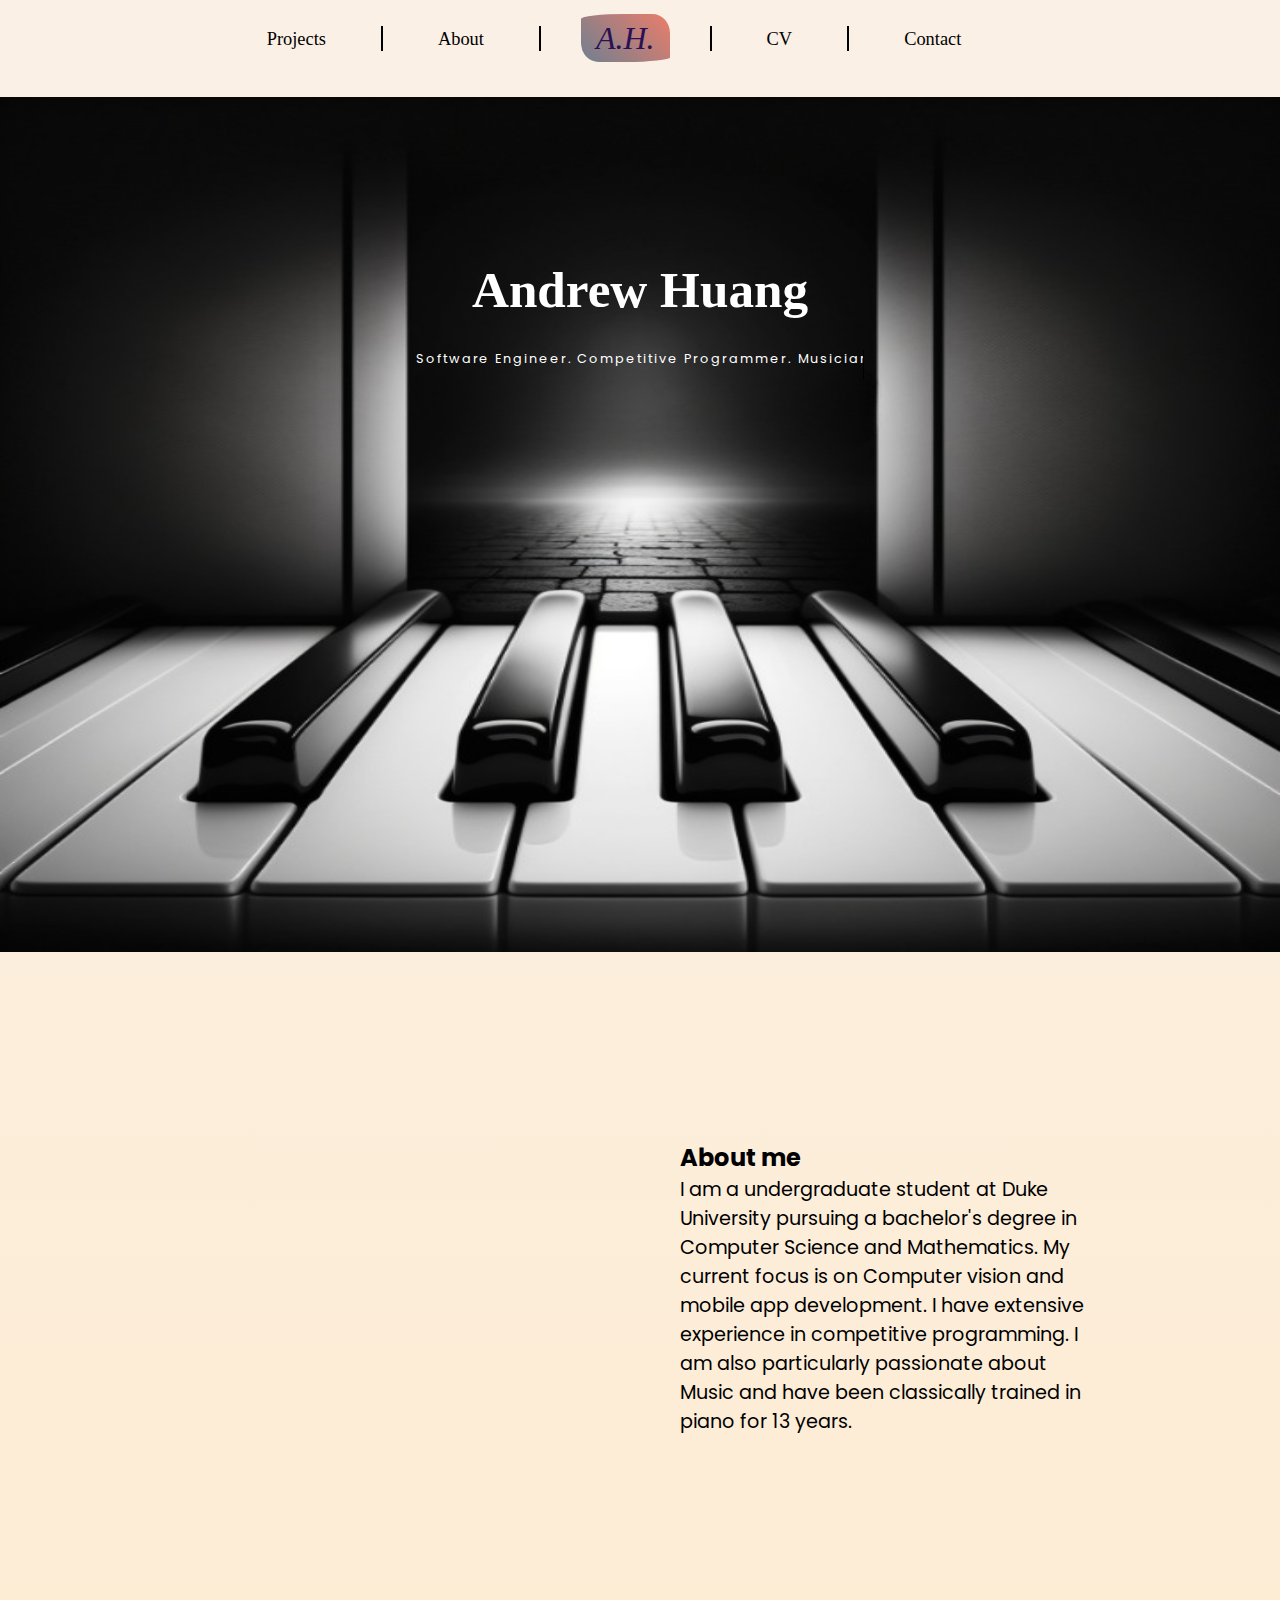
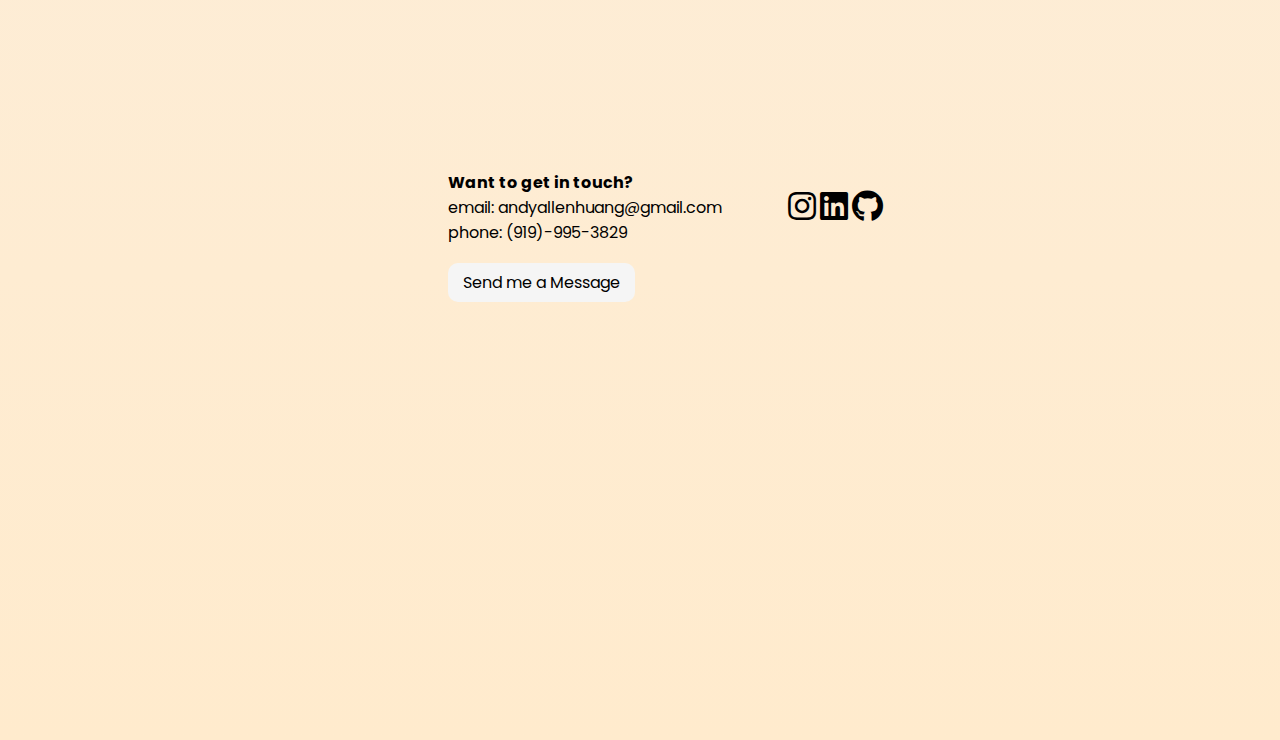
<file: index.html>
<!doctype html>

<html>
    <head>
        <title>Home Page</title>
        <link rel = "stylesheet" type = "text/css" href = "styles.css">
        <link rel = "stylesheet"  href =  "./fontawesome-free-5.15.4-web/css/all.css">
    </head>
    <body>
        <header>
            <div class="navbar__toggle" id="mobile-menu">
                <span class="bar"></span>
                <span class="bar"></span>
                <span class="bar"></span>
            </div>
            <ul class = "navbar">
                <li class = "first_btn"> <a href = "projects.html">Projects</a></li>
                <div class = "vl"></div>
                <!--<li> <a href = "/#info-anchor">About</a> </li>-->
                <li> <a href = "#">About</a> </li>
                <div class = "vl"></div>
                <li id = "initial"> <a href = "index.html" class = "active">A.H.</a></li>
                <div class = "vl"></div>
                <li class = "last_btn"> <a href = "resume.pdf" target="_blank" rel="noopener noreferrer" class = "button"> CV</a></li>
                <div class = "vl"></div>
                <li> <a href = "contact.html"> Contact</a></li>
                <span class = "icons">
                    <a href = "https://www.instagram.com/andrewhuang_100/?hl=en"><i class="fab fa-instagram" aria-hidden="true"></i></a>
                    <a href = "https://www.linkedin.com/in/andrew-huang-/"><i class="fab fa-linkedin"></i></a>
                    <a href = "https://github.com/mkandrewhuang301"><i class="fab fa-github" aria-hidden="true"></i></a>
                </span>
            </ul>
        </header>
        
        <section class = "info"  >
            <h1 class = "name" > Andrew Huang </h1>
            <!--<h1 class = "name">Andrew Huang</h1>-->
            <h8 id = "typewriter-text"> Software Engineer. Competitive Programmer. Musician. </h8> 
            <img src = "pianocover.png" id = "piano">
        </section>
        <section class = "bio" id = "info-anchor" data-url-id ="info-anchor2">
            <p class = "bio_body"><span style="font-weight:bold;font-size: 1.5rem"> About me </span><br> I am a undergraduate student at Duke University pursuing a bachelor's degree in Computer Science and Mathematics. My current focus is on Computer vision and mobile app development. I have extensive experience in competitive programming. I am also particularly passionate about Music and have been classically trained in piano for 13 years.</p>
        </section>
        
        <section class = "contact_section">
            <p id = "contact_header"><span style="font-weight:bold;font-size: 1rem"> Want to get in touch?</span> <br>email: andyallenhuang@gmail.com <br>phone: (919)-995-3829 <br><br> <a href = "contact.html" id = "contact_link">Send me a Message</a></p> 
            <br>
            <span class = "contact_icons">
                <div class = "contact_block">
                    <a href = "https://www.instagram.com/andrewhuang_100/?hl=en"><i class="fab fa-instagram fa-2x" aria-hidden="true"></i></a>
                    <a href = "https://www.linkedin.com/in/andrew-huang-/"><i class="fab fa-linkedin fa-2x"></i></a>
                    <a href = "https://github.com/mkandrewhuang301"><i class="fab fa-github fa-2x" aria-hidden="true"></i></a>
                </div>
            </span>
            <br>
            
        </section>

    
        <script src = "app.js"></script>
    </body>
    
</html>
</file>
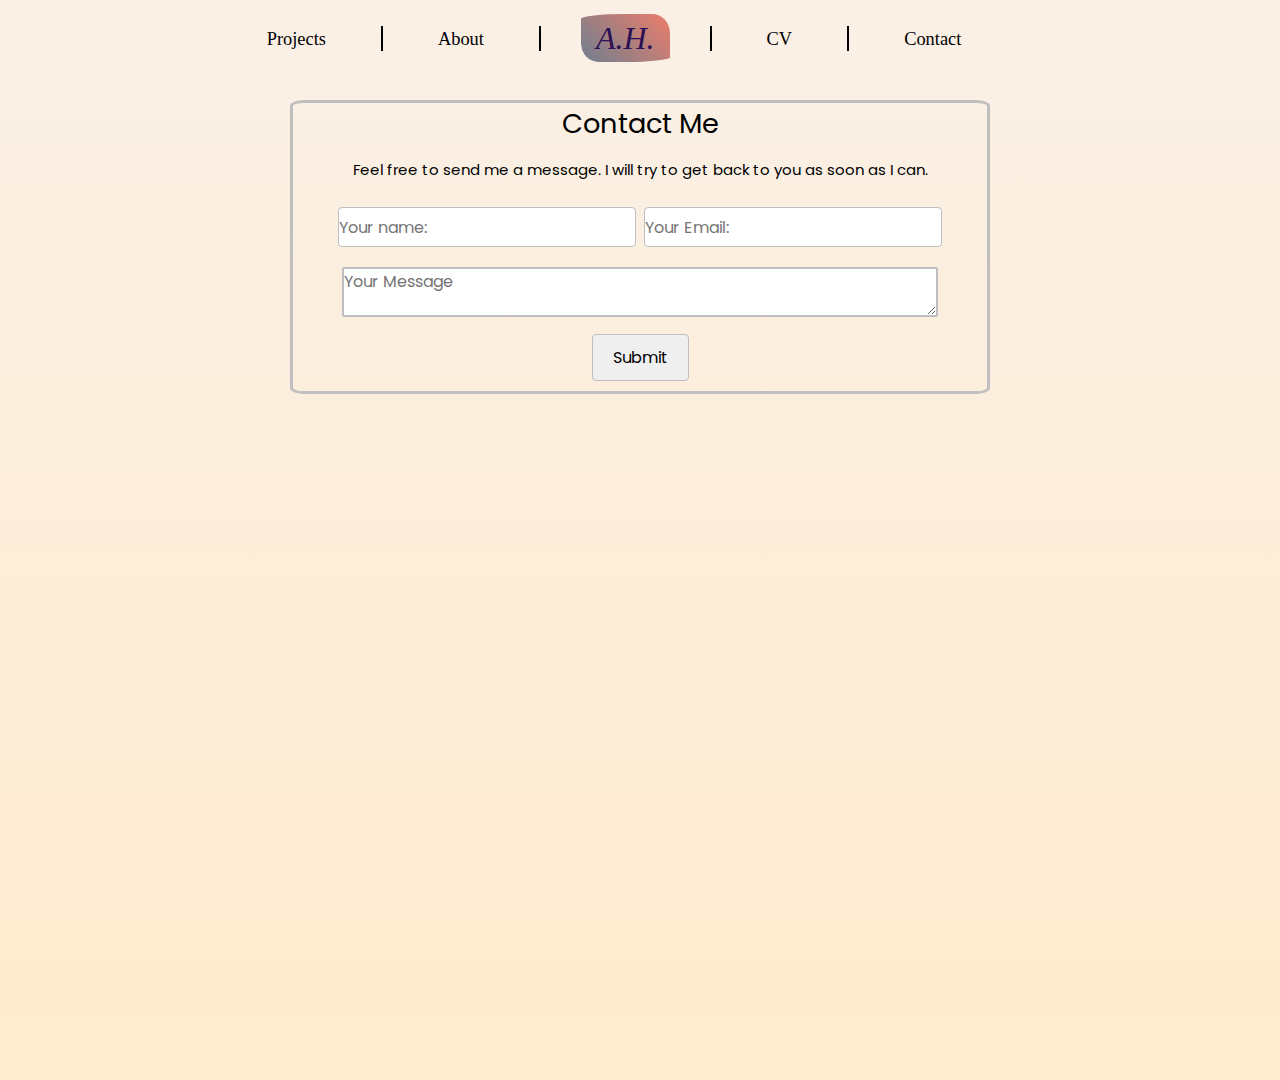
<file: contact.html>
<!doctype html>

<html>
    <head>
        <title>Home Page</title>
        <link rel = "stylesheet" type = "text/css" href = "styles.css">
        <link rel = "stylesheet" type = "text/css" href = "contact_styles.css">
        <link rel = "stylesheet"  href =  "./fontawesome-free-5.15.4-web/css/all.css">
        <script src = "https://smtpjs.com/v3/smtp.js"></script>
    </head>
    <body>
        <header>
            <div class="navbar__toggle" id="mobile-menu">
                <span class="bar"></span>
                <span class="bar"></span>
                <span class="bar"></span>
            </div>
            <ul class = "navbar">
                <li class = "first_btn"> <a href = "projects.html">Projects</a></li>
                <div class = "vl"></div>
                <!--<li> <a href = "/#info-anchor">About</a> </li>-->
                <li> <a href = "#">About</a> </li>
                <div class = "vl"></div>
                <li id = "initial"> <a href = "index.html" class = "active">A.H.</a></li>
                <div class = "vl"></div>
                <li class = "last_btn"> <a href = "resume.pdf" target="_blank" rel="noopener noreferrer" class = "button"> CV</a></li>
                <div class = "vl"></div>
                <li> <a href = "contact.html"> Contact</a></li>
                <span class = "icons">
                    <a href = "https://www.instagram.com/andrewhuang_100/?hl=en"><i class="fab fa-instagram" aria-hidden="true"></i></a>
                    <a href = "https://www.linkedin.com/in/andrew-huang-/"><i class="fab fa-linkedin"></i></a>
                    <a href = "https://github.com/mkandrewhuang301"><i class="fab fa-github" aria-hidden="true"></i></a>
                </span>
            </ul>
        </header>
        
        <article class="contact">
            <div class = "contact-box">
                <p>Contact Me</p>
                <p><span style = "font-size: 15px"> Feel free to send me a message. I will try to get back to you as soon as I can. </span></p>
                <form class = "contact-form" action = "#" id = "submit">
                    <input type = "text" name = "name" id = "name" placeholder = "Your name:">
                    <input type = "text" name = "mail" id = "mail" placeholder = "Your Email:">
                    <br>
                    <textarea id="subject" name="subject" placeholder="Your Message" style="height:50px"></textarea>
                    <br>
                    <input id = "send" type="submit" >
                </form> 
            </div>
        </article>
    
        <script>
           const textarea = document.querySelector("textarea");
           textarea.addEventListener("keyup", e =>{
                textarea.style.height = "63px";
                let scHeight = e.target.scrollHeight;
                textarea.style.height = `${scHeight}px`;
           });
        </script>
        <script src = "app.js"></script>
        <script src = "contact.js"></script>
    </body>
    
</html>
</file>
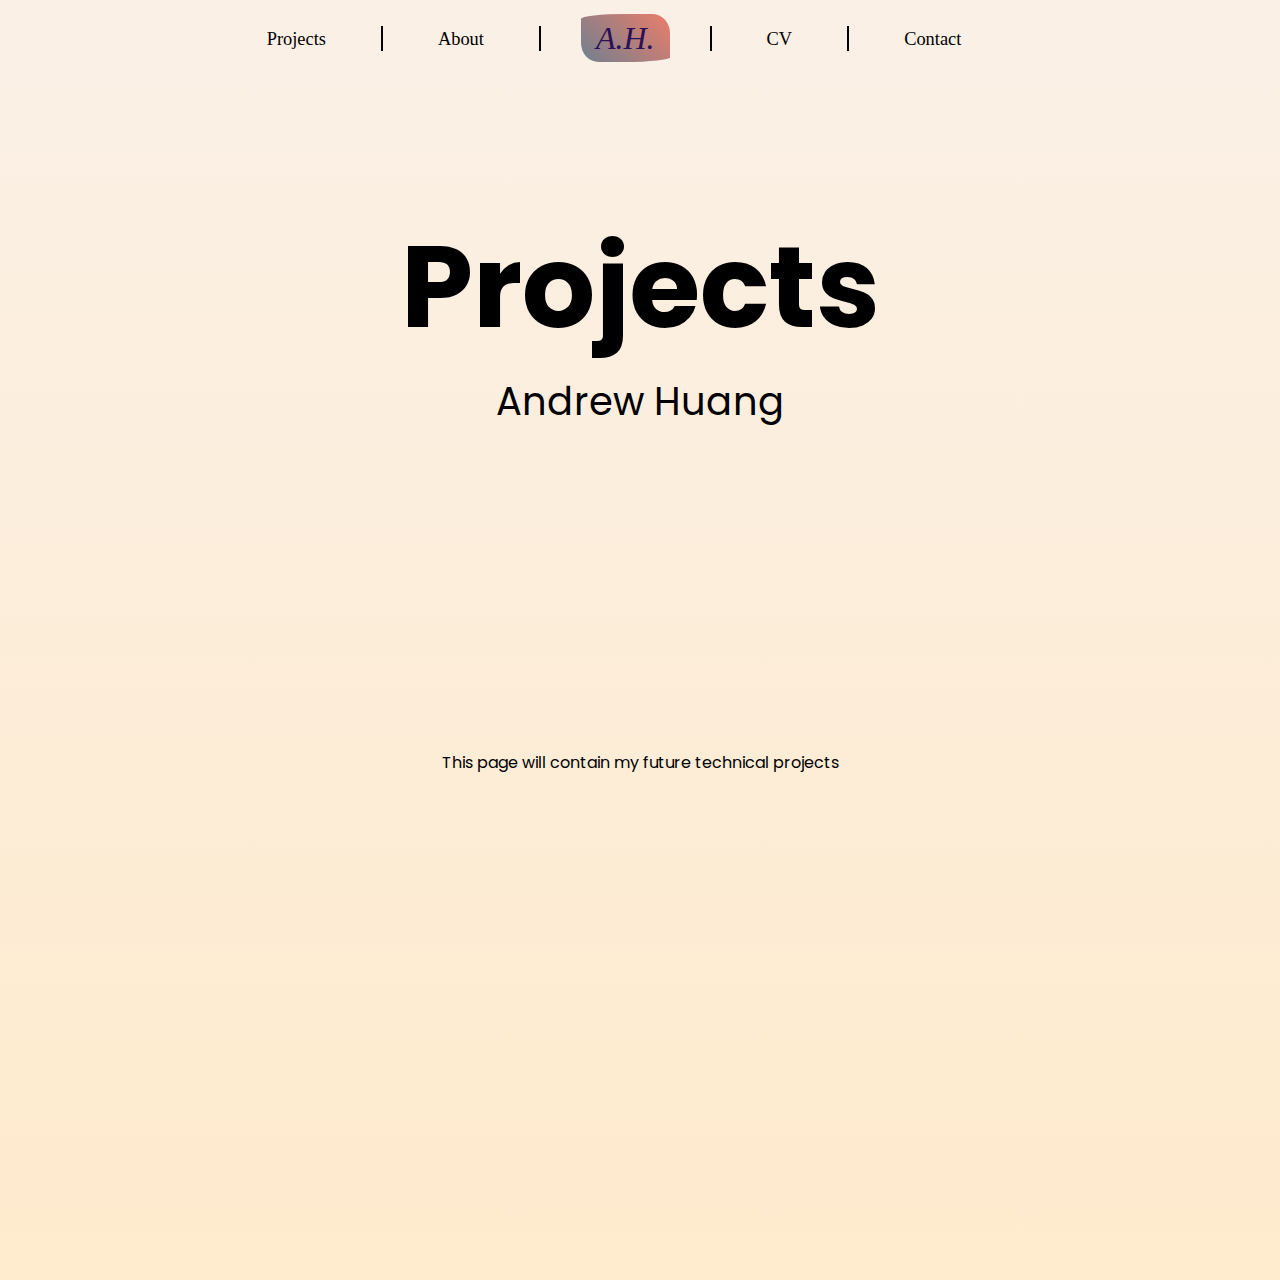
<file: projects.html>
<!doctype html>

<html>
    <head>
        <title>Home Page</title>
        <link rel = "stylesheet" type = "text/css" href = "styles.css">
        <link rel = "stylesheet" type = "text/css" href = "project_styles.css">
        <link rel = "stylesheet"  href =  "./fontawesome-free-5.15.4-web/css/all.css">
    </head>

    <body>
        <header>
            <div class="navbar__toggle" id="mobile-menu">
                <span class="bar"></span>
                <span class="bar"></span>
                <span class="bar"></span>
            </div>
            <ul class = "navbar">
                <li class = "first_btn"> <a href = "projects.html">Projects</a></li>
                <div class = "vl"></div>
                <!--<li> <a href = "/#info-anchor">About</a> </li>-->
                <li> <a href = "#">About</a> </li>
                <div class = "vl"></div>
                <li id = "initial"> <a href = "index.html" class = "active">A.H.</a></li>
                <div class = "vl"></div>
                <li class = "last_btn"> <a href = "resume.pdf" target="_blank" rel="noopener noreferrer" class = "button"> CV</a></li>
                <div class = "vl"></div>
                <li> <a href = "contact.html"> Contact</a></li>
                <span class = "icons">
                    <a href = "https://www.instagram.com/andrewhuang_100/?hl=en"><i class="fab fa-instagram" aria-hidden="true"></i></a>
                    <a href = "https://www.linkedin.com/in/andrew-huang-/"><i class="fab fa-linkedin"></i></a>
                    <a href = "https://github.com/mkandrewhuang301"><i class="fab fa-github" aria-hidden="true"></i></a>
                </span>
            </ul>
        </header>
        
        <section class = "project">
            <h1 id = "project_title"> Projects</h1>
            <p id = "project_user"> Andrew Huang</p>
        </section>
        <section class = "project_body">
            <p>This page will contain my future technical projects</p>

        </section>
        
        
        <script src = "app.js"></script>
    </body>
    
</html>
</file>
<file: styles.css>
@import url("https://fonts.googleapis.com/css?family=Poppins:300,400,500,600,700,800,900&display=swap");

*
{
    margin: 0;
    padding: 0;
    box-sizing: border-box;
    font-family: 'Poppins', sans-serif;
}

body{
    min-height: 260vh;
    overflow-x: hidden;
    background: linear-gradient(#FAF0E6, #FFEBCD);/*#FAF0E6*/
}

header ul{
    position: absolute;
    top: 4px;
    height:68px;
    width: 100%;
    z-index: 10;
    display:flex;
    justify-content:space-between;
    align-items:center;
    padding: 15px 100px;
    display: flex;
    justify-content: center;
    align-items:center;
}
header ul li
{
    list-style:none;
    /*margin: 0 40px;*/
    margin-left:40px;
    margin-right:40px;
    font-size: 1.15em;
    
}
.vl {
    border: 1px solid black;
    height: 25px;
  }
#initial
{
    font-size: 2em;
    font-style: oblique;
    font-family: fantasy;
}
header ul li a
{
    text-decoration:none;
    padding: 6px 15px;
    color: #000000;
    font-family: fantasy;
}
header ul li a:hover
{
    color: #f77062;
    transition: 0.5s ease;
}
header ul li a.active
{
    background: linear-gradient(45deg, #708090, #eb7d6a);;
    color: #2b1055;
    transition: 0.5s ease;
    
    border-radius: 50% 20%/ 10% 40%;
}


section.info {
    height: 110vh;
    /*This part is important for centering*/
    display: grid;
    place-items: center;
    /*position:relative;*/
    
  }

#typewriter-text {
    position:relative;
    top: 10%;
    width: 56ch;
    font-size:1vw;
    overflow: hidden; /* Ensures the content is not revealed until the animation */
    border-right: .15em solid #000000; /* The typwriter cursor */
    white-space: nowrap; /* Keeps the content on a single line */
    margin: 0 auto; /* Gives that scrolling effect as the typing happens */
    letter-spacing: .15em; /* Adjust as needed */
    animation: 
      typing 3.5s steps(40, end),
      blink-caret .75s step-end infinite;
  }
  
  /* The typing effect */
  @keyframes typing {
    from { width: 0 }
  }
  
  /* The typewriter cursor effect */
  @keyframes blink-caret {
    from, to { border-color: transparent }
    50% { border-color: rgb(7, 7, 6); }
  }

section h1.name
{
   font-size: 4vw;
   font-weight: bolder;
   font-family:'Snell Roundhand',cursive;
   position: absolute;
   height: auto;
   top: 170px;
   /*top:260px;*/
   margin-top: 90px;
   margin-bottom:20px;
   justify-content:center;
   text-align:center;
   z-index: 5;
   animation:growth 25s ease infinite;
   animation-fill-mode: backwards;
   color:white;
}

@keyframes growth{
    0%{
        font-size: 4vw;
    }
    25%{
        transform: rotate(0.0003turn);
        transform: translate(-20px, 5px);
    }
    50%{
        font-size: 5vw;
    }
    75%{
        transform: rotate(-0.0003turn);
        transform:translate(35px, -12px);
    }
    100%{
        font-size: 4vw;
    }

}


section h8#typewriter-text
{
   position:absolute;
   height: 29px;;
   z-index: 5;
   top:350px;
   /*top:460px;*/
   justify-content:center;
   text-align:center;
   color:white;
}

.icons{
    opacity: 0;
}
section.bio{
    width: 100%;
    height:480px;
    margin-bottom:120px;
    left:auto;
    right:auto;

}
.bio_body{
    position:relative;
    width:490px;
    padding: 150px 40px;
    border-radius: 40px;
    left:50%;
    font-size: 1.2em;
}
#piano
{
    position: relative;
    /*width:47%;
    right:25%;
    top: 17%;
    z-index:0;
    justify-content:center;
    overflow:hidden;*/
    width:100%;
    height:95vh;
    top:3%;
}
section.contact_section{
    position:relative;
}
.contact_section{
    width:100%;
    display:flex;
    height:120px;
    justify-content:center;
    margin-top:300px;
}
#contact_header{
    position:relative;
    width:290px;
    margin: 0 50px;
}
#contact_link{
    padding: 8px 15px;
    margin-top: 100px;
    border-radius: 10px;;
    text-decoration:none;
    color:black;
    background-color:whitesmoke;

}
.contact_icons{
    float:right;
}
.contact_block{
    height:50%;
    margin-top:20px;
}
.contact_icons a{
    color:black;
    
}
/*  Making viewable on iphone*/
@media screen and (max-width: 960px){
    .navbar{
        display:grid;
        grid-template-columns: auto;
        margin:0;
        width: 100%;
        position:absolute;
        top: -1000px;
        opacity:1;
        transition: all 0.5 ease;
        height: 46vh;
        z-index: -1;
    }
    .navbar.active{
        background: #FAF9F6;
        top: 70px;
        opacity:1;
        transition: all 0.5s ease;
        z-index:99;
        height: 400px;
        font-size: 1.6rem;
        opacity: 0.991;
        border-top:0;
    }
    .navbar__toggle .bar {
        width: 25px;
        height: 3px;
        margin: 5px auto;
        transition: all 0.3s ease-in-out;
        background: #fff;
        z-index:100;
      }
    .navbar li{
       width: 100%;
       margin-left:2vw;
       margin-right:0;
    }

    .navbar li a{
      text-align: center;
      padding: 1.3rem;
      width: 100%;
      display: table;
      font-size:1rem;
    }
    .vl{
        opacity:0;
        position:absolute;
    }
    section h1.name{
        font-size: 3em;
    }
    @keyframes growth{
        0%{
            font-size: 3em;
        }
        25%{
            transform: rotate(0.0003turn);
            transform: translate(-20px, 5px);
        }
        50%{
            font-size: 3.7em;
        }
        75%{
            transform: rotate(-0.0003turn);
            transform:translate(35px, -12px);
        }
        100%{
            font-size: 3em;
        }
    }
    section h8#typewriter-text
    {
       font-size: 0.5em;
   }

    .button {
        display: flex;
        justify-content: center;
        align-items: center;
        width: 80%;
        height: 5px;
      }
    .last_btn{
        margin-bottom:1.3rem;;
        padding-bottom:2rem;
        height:40px;
    }
    .first_btn{
        margin-top:0.1rem;
    }
    #mobile-menu{
        position:absolute;
        top: 4%;
        right:46%;
        /*transform:translate(4%, 50%);*/
    }
    .navbar__toggle .bar {
        display: block;
        cursor: pointer;
        z-index:10;
        background-color:black;
      }
      #mobile-menu.is-active .bar:nth-child(2) {
        opacity: 0;
      }
    
      #mobile-menu.is-active .bar:nth-child(1) {
        transform: translateY(8px) rotate(45deg);
      }
    
      #mobile-menu.is-active .bar:nth-child(3) {
        transform: translateY(-8px) rotate(-45deg);
      }
      .icons{
        display: inline-block;
        padding:0px;
        position:relative;
        opacity: 1;
        left:4vw;
    }
    .icons a{
        color:black;
    }
}
@media screen and (max-width: 750px){
    .bio_body{
        position:relative;
        width:490px;
        padding: 80px 40px;
        border-radius: 40px;
        left:25%;
    }
}
@media screen and (max-width: 600px){
    .bio_body{
        position:relative;
        width:100%;
        padding: 80px 40px;
        border-radius: 40px;
        left:2%;
    }
}
</file>
<file: contact_styles.css>
body{
    min-height: 120vh;
}

.contact{

    position:relative;
    display:flex;
    justify-content:center;
    width:100%;;
    height:auto;
    top:100px;;
    
}
.contact-box{
    width:700px;
    text-align:center;
    border-style:solid;
    border-color:rgb(192, 190, 190);
    display: inline-block;
    border-radius:2%;
    margin-left:25px;
        margin-right:25px;
}
.contact-box p{
    font-size:1.7em;
}
.contact-box form input{
    border-radius:4px;
    border: 1px solid rgb(146, 143, 143);
    font-size:16px;
    border-color:#bfbfbf;
}
#name,  #mail{
    width:43%;
    height:40px;
    margin:20px 2px;
}
#subject{
    width:86%;
    height:40vw;
}
input[type = text],select, textarea{
    resize: vertical;
    box-sizing: border-box;
}
input[type=submit]{
    padding: 10px 20px;
    margin:10px;
    border-color: #bfbfbf;
    border-width:2px;
}
input[type=submit]:hover {
    background-color: #e7dfdb;
  }
.contact-form textarea{
   outline:none;
   font-size:16px;
   border-color:#bfbfbf;
   border-radius:2px;
}
textarea:is(:focus, :valid){
    border-color: #bfbfbf;
    border-width:2px;
    
}
textarea::-webkit-scrollbar{
    width:0px;

}
@media screen and (max-width: 700px){
    .contact-box{
        width:600px;
        margin-left:25px;
        margin-right:25px;
    }
}
</file>
<file: project_styles.css>
body{
    min-height: 120vh;
}
.project{
    height:350px;
    width:100%;
    display:block;
    position:relative;
    margin-top:200px;
    margin-bottom:200px;
    text-align:center;
}
#project_title{
    font-size:9vw;
    text-align:center
    
}
#project_user{
    text-align:center;
    font-size:3vw;
}

.project_body{
    width:100%;
    height:200px;
    display:block;
    position:relative;
    text-align:center;

}
</file>
